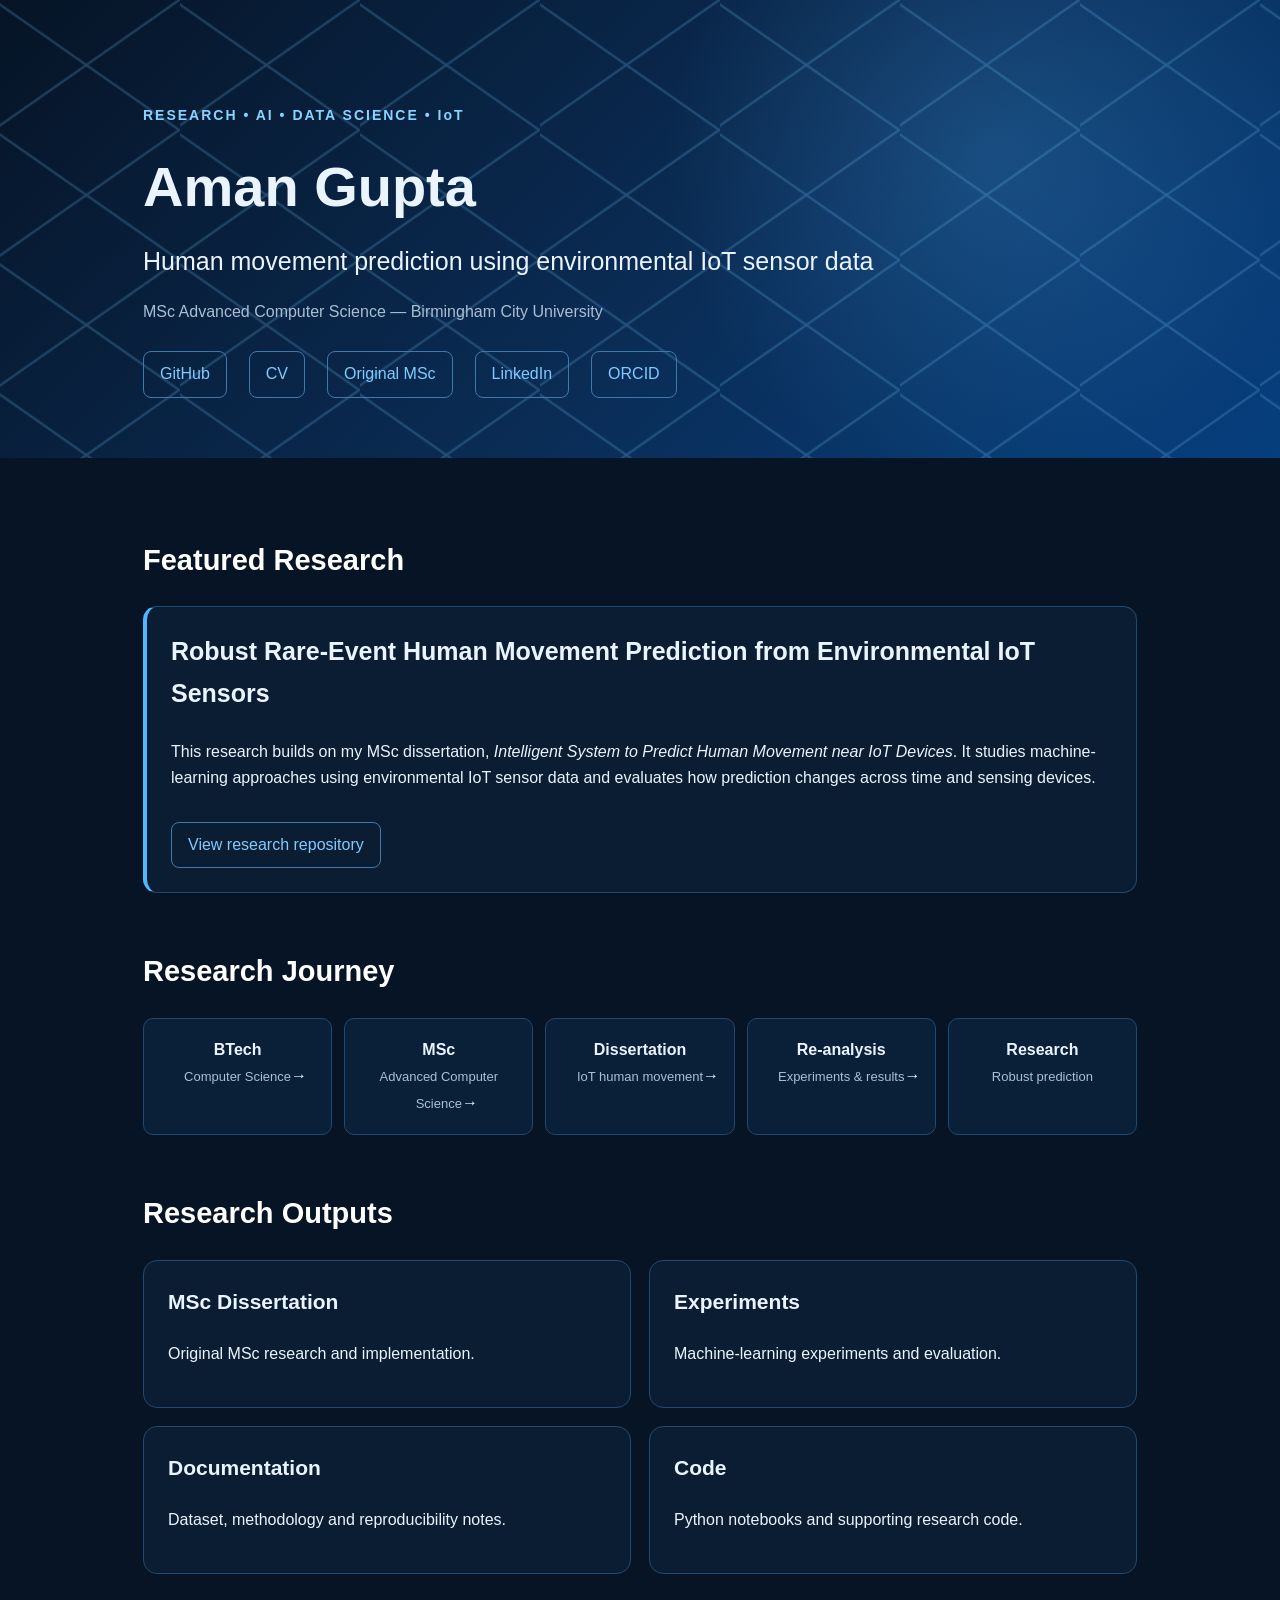
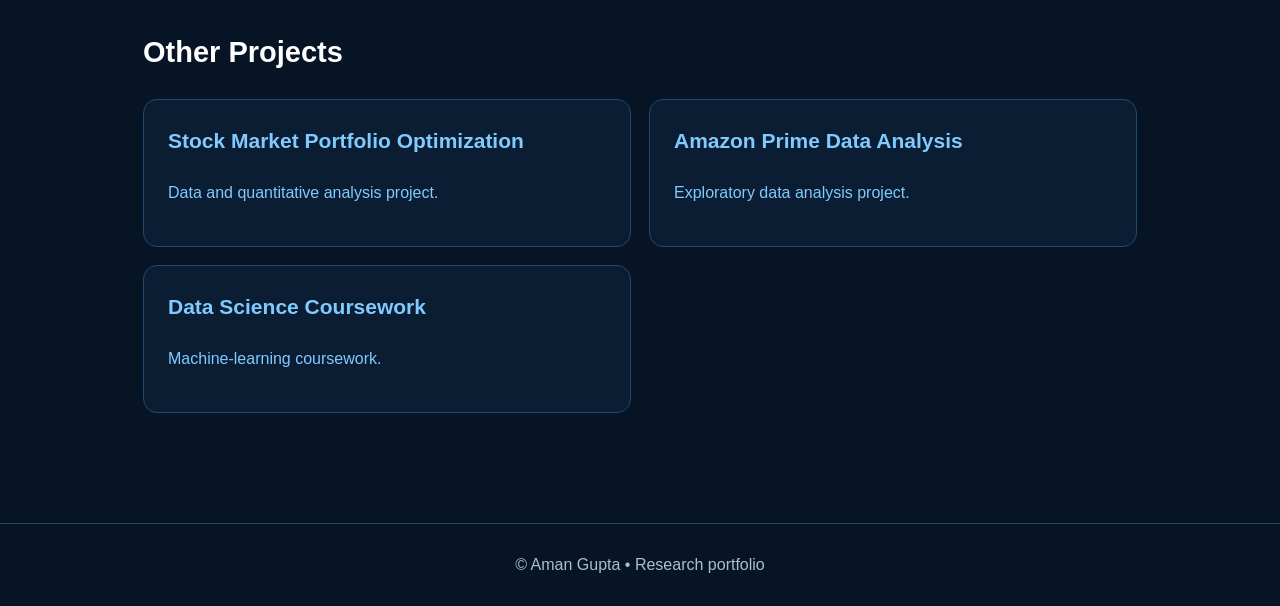
<file: website/index.html>
<!doctype html>
<html lang="en">
<head>
  <meta charset="utf-8">
  <meta name="viewport" content="width=device-width, initial-scale=1">
  <title>Aman Gupta | Research</title>
  <link rel="stylesheet" href="style.css">
</head>
<body>
  <header class="hero">
    <div class="network"></div>
    <div class="hero-content">
      <p class="eyebrow">RESEARCH • AI • DATA SCIENCE • IoT</p>
      <h1>Aman Gupta</h1>
      <p class="subtitle">Human movement prediction using environmental IoT sensor data</p>
      <p class="degree">MSc Advanced Computer Science — Birmingham City University</p>
      <div class="links">
        <a href="https://github.com/kaashgarg19">GitHub</a>
        <a href="https://github.com/kaashgarg19/kaashgarg19/blob/main/Aman_Gupta_CV.pdf">CV</a>
        <a href="https://github.com/kaashgarg19/iot-human-movement-prediction-msc">Original MSc</a>
        <a href="https://www.linkedin.com/in/amangupta1911">LinkedIn</a>
        <a href="https://orcid.org/0009-0007-4112-9993">ORCID</a>
      </div>
    </div>
  </header>

  <main>
    <section>
      <h2>Featured Research</h2>
      <div class="card featured">
        <h3>Robust Rare-Event Human Movement Prediction from Environmental IoT Sensors</h3>
        <p>This research builds on my MSc dissertation, <em>Intelligent System to Predict Human Movement near IoT Devices</em>. It studies machine-learning approaches using environmental IoT sensor data and evaluates how prediction changes across time and sensing devices.</p>
        <a class="button" href="https://github.com/kaashgarg19/robust-iot-human-movement-prediction">View research repository</a>
      </div>
    </section>

    <section>
      <h2>Research Journey</h2>
      <div class="journey">
        <div>BTech<br><span>Computer Science</span></div>
        <div>MSc<br><span>Advanced Computer Science</span></div>
        <div>Dissertation<br><span>IoT human movement</span></div>
        <div>Re-analysis<br><span>Experiments & results</span></div>
        <div>Research<br><span>Robust prediction</span></div>
      </div>
    </section>

    <section>
      <h2>Research Outputs</h2>
      <div class="grid">
        <div class="card"><h3>MSc Dissertation</h3><p>Original MSc research and implementation.</p></div>
        <div class="card"><h3>Experiments</h3><p>Machine-learning experiments and evaluation.</p></div>
        <div class="card"><h3>Documentation</h3><p>Dataset, methodology and reproducibility notes.</p></div>
        <div class="card"><h3>Code</h3><p>Python notebooks and supporting research code.</p></div>
      </div>
    </section>

    <section>
      <h2>Other Projects</h2>
      <div class="grid">
        <a class="card link-card" href="https://github.com/kaashgarg19/STOCK_MARKET_PORTFOLIO_OPTIMIZATION"><h3>Stock Market Portfolio Optimization</h3><p>Data and quantitative analysis project.</p></a>
        <a class="card link-card" href="https://github.com/kaashgarg19/AmazonPrime_Data_Analysis_EDA"><h3>Amazon Prime Data Analysis</h3><p>Exploratory data analysis project.</p></a>
        <a class="card link-card" href="https://github.com/kaashgarg19/Data-Science-CourseWork"><h3>Data Science Coursework</h3><p>Machine-learning coursework.</p></a>
      </div>
    </section>
  </main>

  <footer>© Aman Gupta • Research portfolio</footer>
</body>
</html>
</file>
<file: website/style.css>
:root{--navy:#061426;--blue:#0b3b73;--bright:#54b5ff;--text:#eaf4ff;--muted:#a9bfd4;--card:#0b1d32;--line:#21496f}*{box-sizing:border-box}body{margin:0;background:var(--navy);color:var(--text);font-family:Inter,Arial,sans-serif;line-height:1.65}.hero{min-height:390px;background:linear-gradient(135deg,#061426,#0a2c55 55%,#063f7e);position:relative;overflow:hidden}.hero:after{content:"";position:absolute;inset:0;background:radial-gradient(circle at 78% 35%,rgba(84,181,255,.22),transparent 32%)}.network{position:absolute;inset:0;opacity:.25;background-image:linear-gradient(35deg,transparent 48%,#79caff 49%,transparent 50%),linear-gradient(145deg,transparent 48%,#79caff 49%,transparent 50%);background-size:180px 130px}.hero-content{position:relative;z-index:2;max-width:1050px;margin:auto;padding:90px 28px 60px}.eyebrow{color:#8bd3ff;font-size:14px;letter-spacing:2px;font-weight:700}.hero h1{font-size:56px;margin:8px 0}.subtitle{font-size:25px;max-width:760px;margin:0 0 8px}.degree{color:var(--muted)}a{color:#80caff;text-decoration:none}.links{display:flex;gap:22px;margin-top:26px}.links a,.button{padding:9px 16px;border:1px solid #3e79aa;border-radius:8px}.links a:hover,.button:hover{background:#123e68}main{max-width:1050px;margin:auto;padding:55px 28px}section{margin-bottom:55px}h2{font-size:29px;margin-bottom:22px;color:#fff}.card{background:var(--card);border:1px solid var(--line);border-radius:14px;padding:24px}.featured{border-left:4px solid var(--bright)}h3{margin-top:0;font-size:21px}.featured h3{font-size:25px}.button{display:inline-block;margin-top:14px}.journey{display:grid;grid-template-columns:repeat(5,1fr);gap:12px}.journey div{background:#0a2038;border:1px solid var(--line);padding:18px;text-align:center;border-radius:10px;font-weight:700}.journey div:not(:last-child):after{content:"→";position:absolute}.journey span{color:var(--muted);font-size:13px;font-weight:400}.grid{display:grid;grid-template-columns:repeat(2,1fr);gap:18px}.link-card{display:block}.link-card:hover{border-color:#5fbaff;transform:translateY(-2px)}footer{text-align:center;border-top:1px solid var(--line);padding:28px;color:var(--muted)}@media(max-width:750px){.hero h1{font-size:42px}.subtitle{font-size:21px}.journey,.grid{grid-template-columns:1fr}.hero-content{padding-top:65px}.links{flex-wrap:wrap}}
</file>
